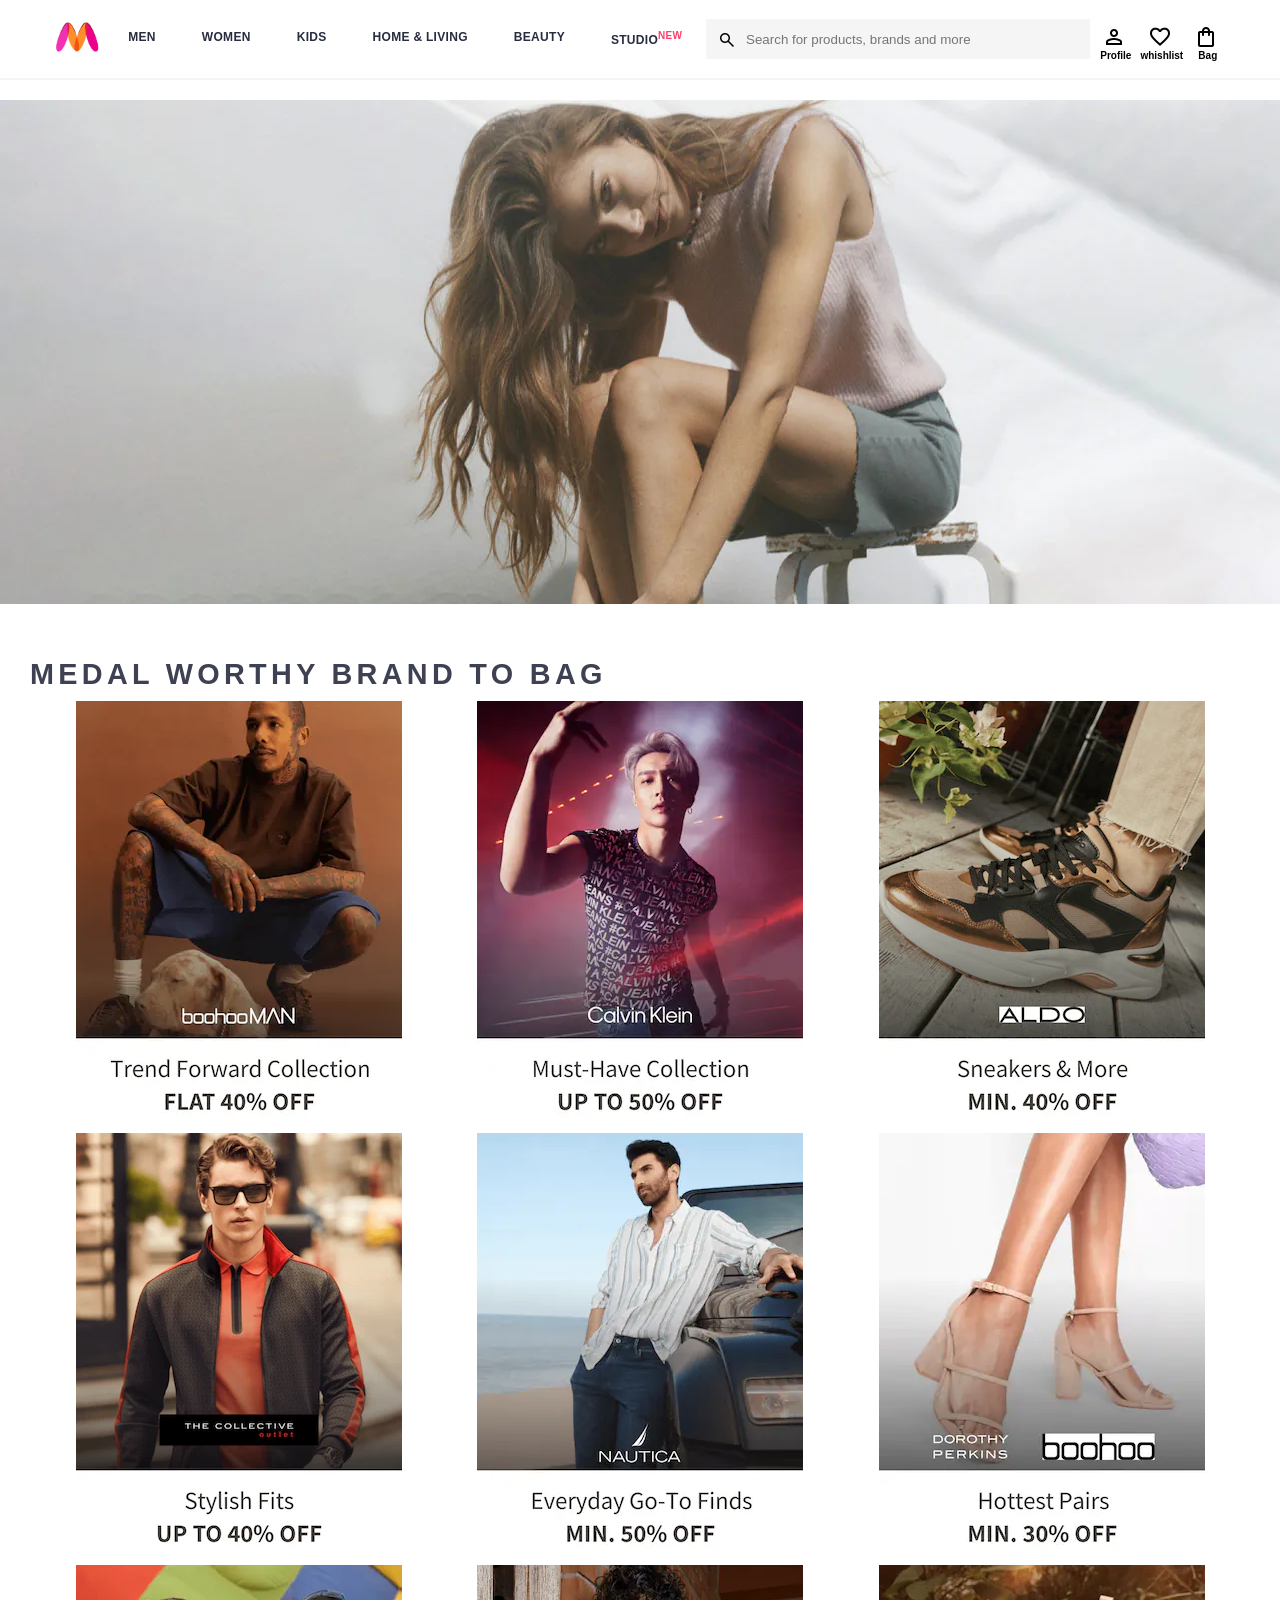
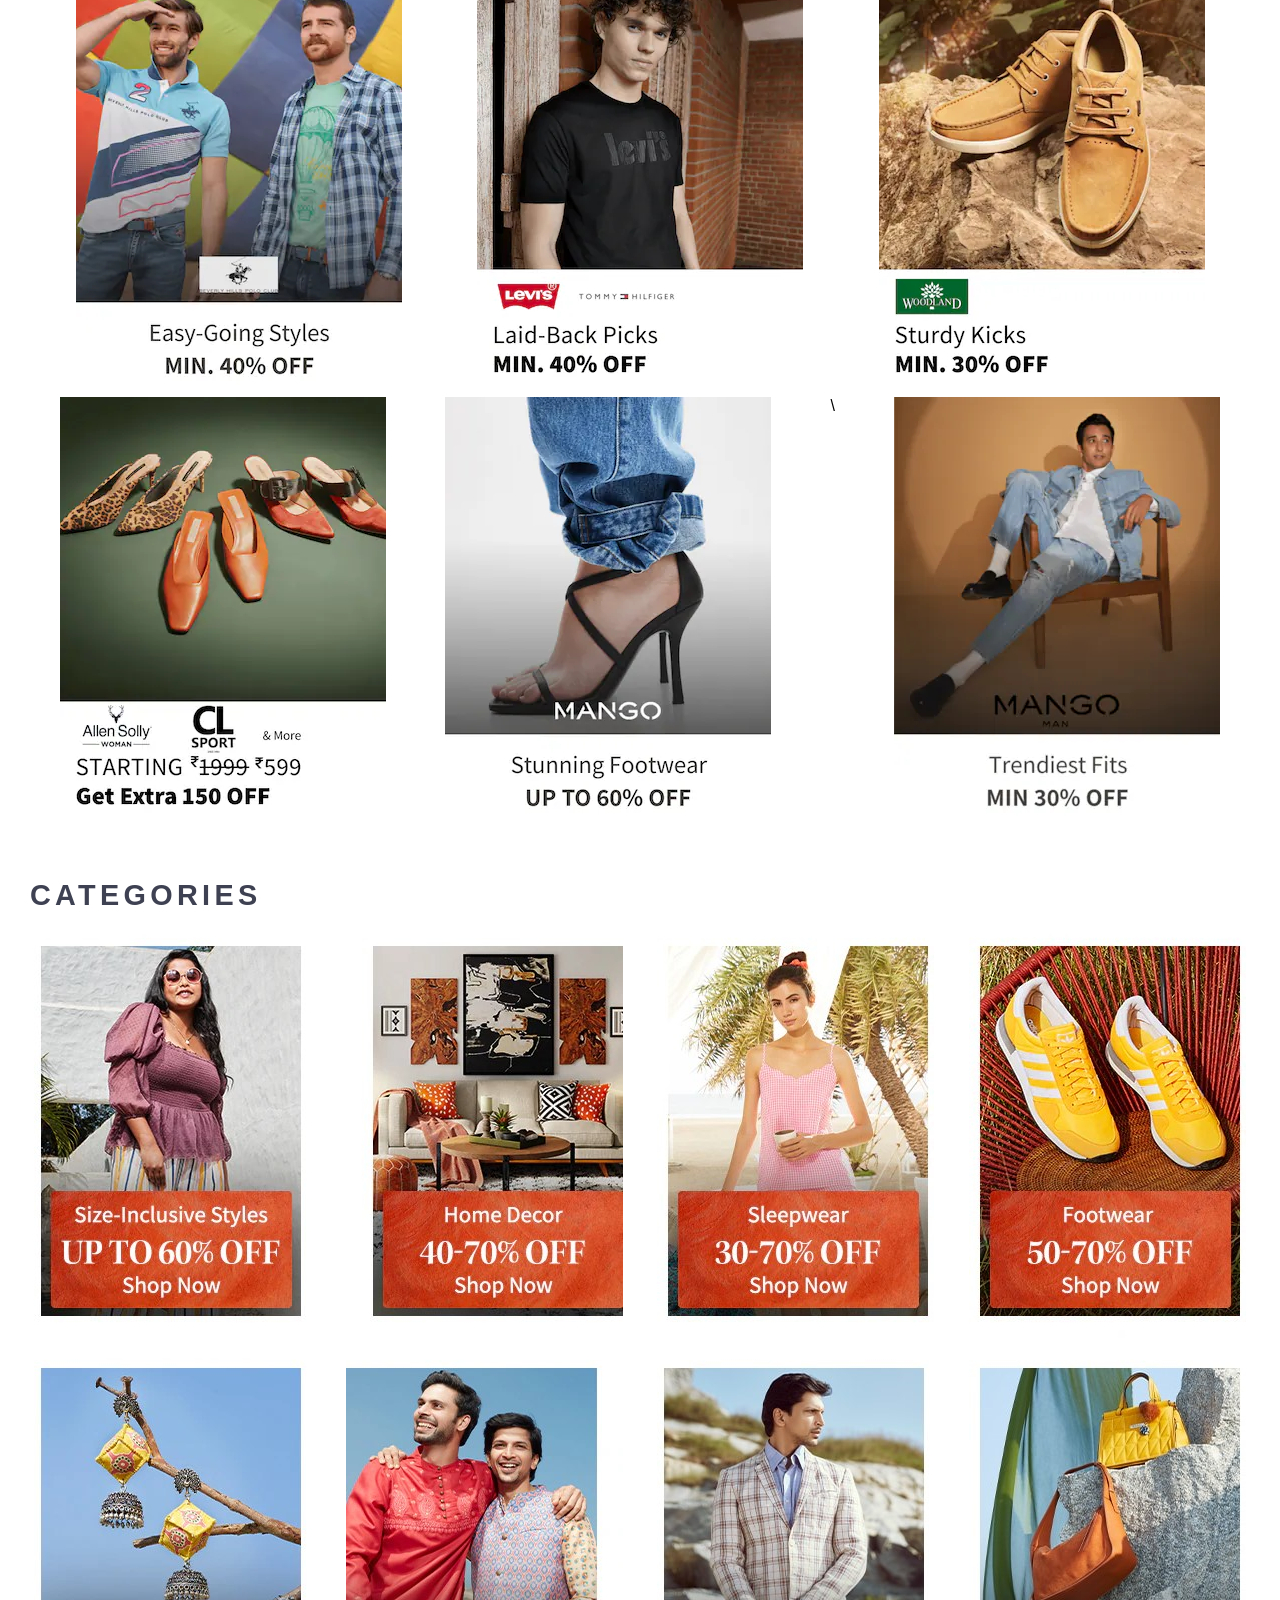
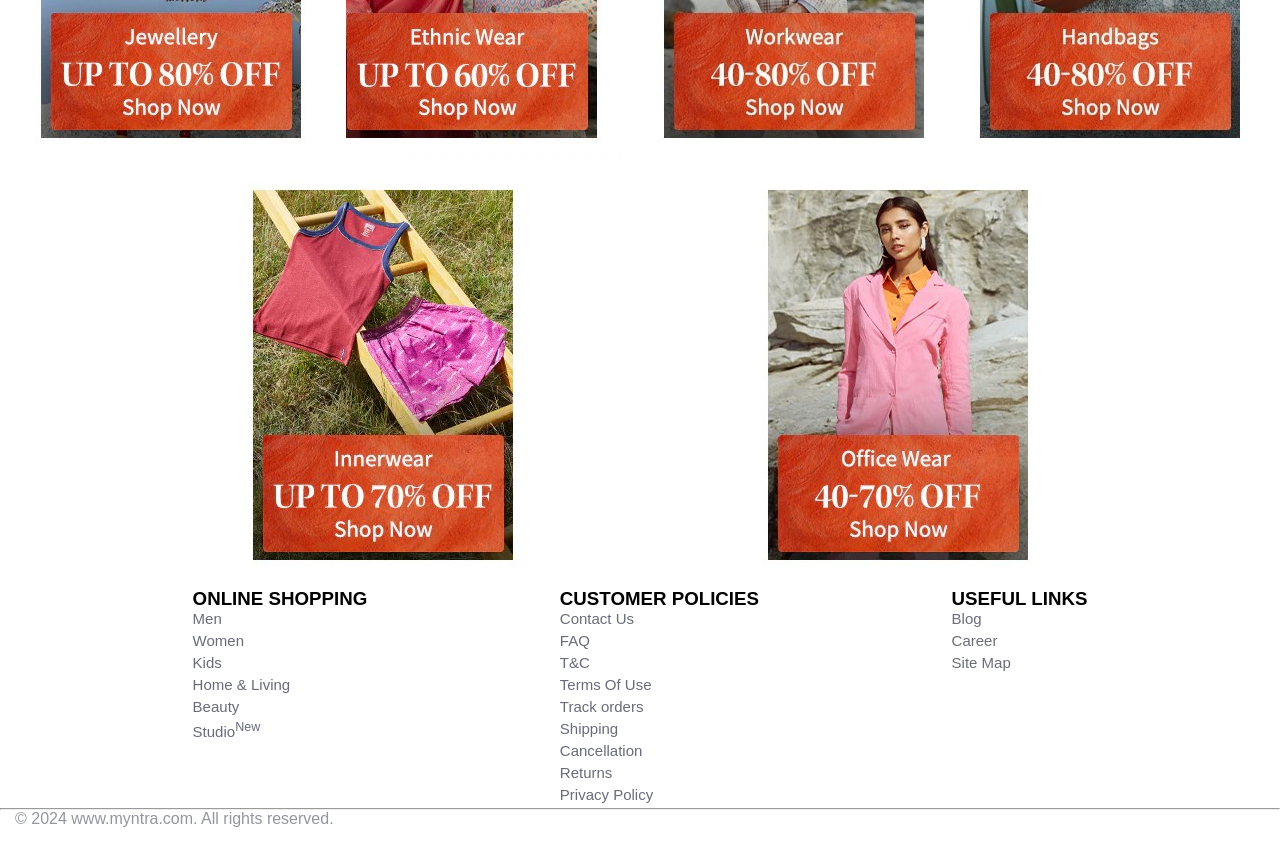
<file: index.html>
<!DOCTYPE html>
<html lang="en">
<head>
    <meta charset="UTF-8">
    <meta name="viewport" content="width=device-width, initial-scale=1.0">
    <title>Myntra Clone</title>
    <link rel="stylesheet" href="css/index.css">
    <link rel="stylesheet" href="https://fonts.googleapis.com/css2?family=Material+Symbols+Outlined:opsz,wght,FILL,GRAD@24,400,0,0" />
</head>
<body>
    <header>
        <div class="icon">
            <a href="#">
                <img class="myntrahome" src="images/myntra_logo.webp" alt="myntra">
            </a>
        </div>
        <div class="navbar">
            <nav class="nav">
                <a href="#">Men</a>
                <a href="#">Women</a>
                <a href="#">Kids</a>
                <a href="#">Home & Living</a>
                <a href="#">Beauty</a>
                <a href="#">Studio<sup>New</sup></a>
            </nav>
        </div>
        <div class="search">
            <span class="material-symbols-outlined" style="font-size: 20px;">search</span>
            <input class="searchInput" placeholder="Search for products, brands and more">
        </div>
        <div class="action">
            <div class="actionicon">
            <span class="material-symbols-outlined">person</span>
            <span class="actiontext">Profile</span>
            </div>
            <div class="actionicon"><span class="material-symbols-outlined">favorite</span>
            <span class="actiontext">whishlist</span>
            </div>
            <div class="actionicon"><span class="material-symbols-outlined">shopping_bag</span>
            <span class="actiontext" >Bag</span>
            </div>
        </div>
    </header>
    <main>
        <div class="bannerContainer">
            <img .class="bannerImage" src="images/banner.jpg" alt="banner">
        </div>
        <div class="itemheading">medal worthy brand to bag</div>
        <div class="items">
            <a href="#"><img src="images/offers/1.png" class="offerItem"></a>
            <a href="#"><img src="images/offers/2.png" class="offerItem"></a>
            <a href="#"><img src="images/offers/3.png" class="offerItem"></a>
            <a href="#"><img src="images/offers/4.png" class="offerItem"></a>
            <a href="#"><img src="images/offers/5.png" class="offerItem"></a>
            <a href="#"><img src="images/offers/6.png" class="offerItem"></a>
            <a href="#"><img src="images/offers/7.png" class="offerItem"></a>
            <a href="#"><img src="images/offers/8.png" class="offerItem"></a>
            <a href="#"><img src="images/offers/9.png" class="offerItem"></a>
            <a href="#"><img src="images/offers/10.png" class="offerItem"></a>
            <a href="#"><img src="images/offers/11.png" class="offerItem"></a>\
            <a href="#"><img src="images/offers/12.png" class="offerItem"></a>
        </div>
        <div class="itemheading">categories</div>
        <div class="items">
            <a href="#"><img src="images/categories/1.jpg" class="offerItem"></a>
            <a href="#"><img src="images/categories/2.jpg" class="offerItem"></a>
            <a href="#"><img src="images/categories/3.jpg" class="offerItem"></a>
            <a href="#"><img src="images/categories/4.jpg" class="offerItem"></a>
            <a href="#"><img src="images/categories/5.jpg" class="offerItem"></a>
            <a href="#"><img src="images/categories/6.jpg" class="offerItem"></a>
            <a href="#"><img src="images/categories/7.jpg" class="offerItem"></a>
            <a href="#"><img src="images/categories/8.jpg" class="offerItem"></a>
            <a href="#"><img src="images/categories/9.jpg" class="offerItem"></a>
            <a href="#"><img src="images/categories/10.jpg" class="offerItem"></a>

        </div>
    </main>
    <footer>
        <div class="footerContainer">
            <div class="footerColumn">
                <h3>ONLINE SHOPPING</h3>
                <a href="#">Men</a>
                <a href="#">Women</a>
                <a href="#">Kids</a>
                <a href="#">Home & Living</a>
                <a href="#">Beauty</a>
                <a href="#">Studio<sup>New</sup></a>
            </div>
            <div class="footerColumn">
                <h3>CUSTOMER POLICIES</h3>
                <a href="#">Contact Us</a>
                <a href="#">FAQ</a>
                <a href="#">T&C</a>
                <a href="#">Terms Of Use</a>
                <a href="#">Track orders</a>
                <a href="#">Shipping</a>
                <a href="#">Cancellation</a>
                <a href="#">Returns</a>
                <a href="#">Privacy Policy</a>
            </div>
            <div class="footerColumn">
                <h3>USEFUL LINKS</h3>
                <a href="#">Blog</a>
                <a href="#">Career</a>
                <a href="#">Site Map</a>
            </div>
        </div>
        <hr>
        <div class="end"><span>© 2024 www.myntra.com. All rights reserved.</span></div>
    </footer>
</body>
</html>
</file>
<file: css/index.css>
*{
    margin: 0;
    padding: 0;
    font-family: Assistant,-apple-system,BlinkMacSystemFont,Segoe UI,Roboto,Helvetica,Arial,sans-serif;
    box-sizing: border-box;
}

/* header section */
header{
    display: flex;
    height: 80px;
    background-color: white;
    align-items: center;
    justify-content: space-between;
    align-items: center;
    border-bottom: 2px solid #f5f5f5;
}
.icon{
    margin-left: 4%;
}
.myntrahome{
    height: 40px;
}
.action{
    margin-right: 4%;
}
.nav{
    display: flex;
    min-width: 500px;
    justify-content: space-evenly;
}
.nav a{
  text-align: center;
  text-decoration: none;
  font-size: 12px;
  letter-spacing: .3px;
  color: #282c3f;
  font-weight: 700;
  text-transform: uppercase;
  padding: 23px;
  border-bottom: 2px solid white;
}
.nav a:hover{
  border-bottom: 2px solid #ee5f73;

}

.nav a sup{
    color: #ff3f6c;
}

.search{
    height: 20px;
    min-width: 200px;
    width: 30%;
    display: flex;
    align-items: center;
    justify-content: space-evenly;
}
.search span{
    /* box-sizing: content-box; */
    height: 40px;
    width: 40px;
    /* padding: 10px; */
    font-weight: 300px;
    background-color: #f5f5f6;
}
.material-symbols-outlined{
    box-sizing: border-box;
    padding: 11px;
}
.searchInput{
    flex-grow: 1;
    height: 40px;
    border: 0;
    background-color: #f5f5f6;
}
.action{
    display: flex;
    justify-content: space-evenly;
}
.actionicon{
    display: flex;
    height: 50px;
    flex-direction: column;
    align-items: center;
}
.actiontext{
    position: relative;
    bottom: 12px;
    left: 2px;
    color: #000;
    font-weight: 700;
    display: inline-block;
    padding-top: 5px;
    line-height: 6px;
    font-size: 10px;
}

/* main section */
.bannerContainer{
margin: 20px 0px;
}
.bannerImage{
    width: 100%;
}
.itemheading{
    text-transform: uppercase;
    color: #3e4152;
    letter-spacing: .15em;
    font-size: 1.8em;
    margin: 50px 0px 10px 30px;
    max-height: 53em;
    font-weight: 700;
}
.items{
    display: flex;
    flex-wrap: wrap;
    justify-content: space-evenly;
}

/* footer section */
.footerContainer{
    display: flex;
    justify-content: space-evenly;
}
.footerColumn a{
    display: flex;
    direction: column;
    color: #696b79;
  display: block;
  font-size: 15px;
  text-decoration: none;
  padding-bottom: 5px;
  cursor: pointer;
  line-height: normal;
}
.end span{
    text-align: end;
    padding: 15px;
    color: #94969f;
}
</file>
